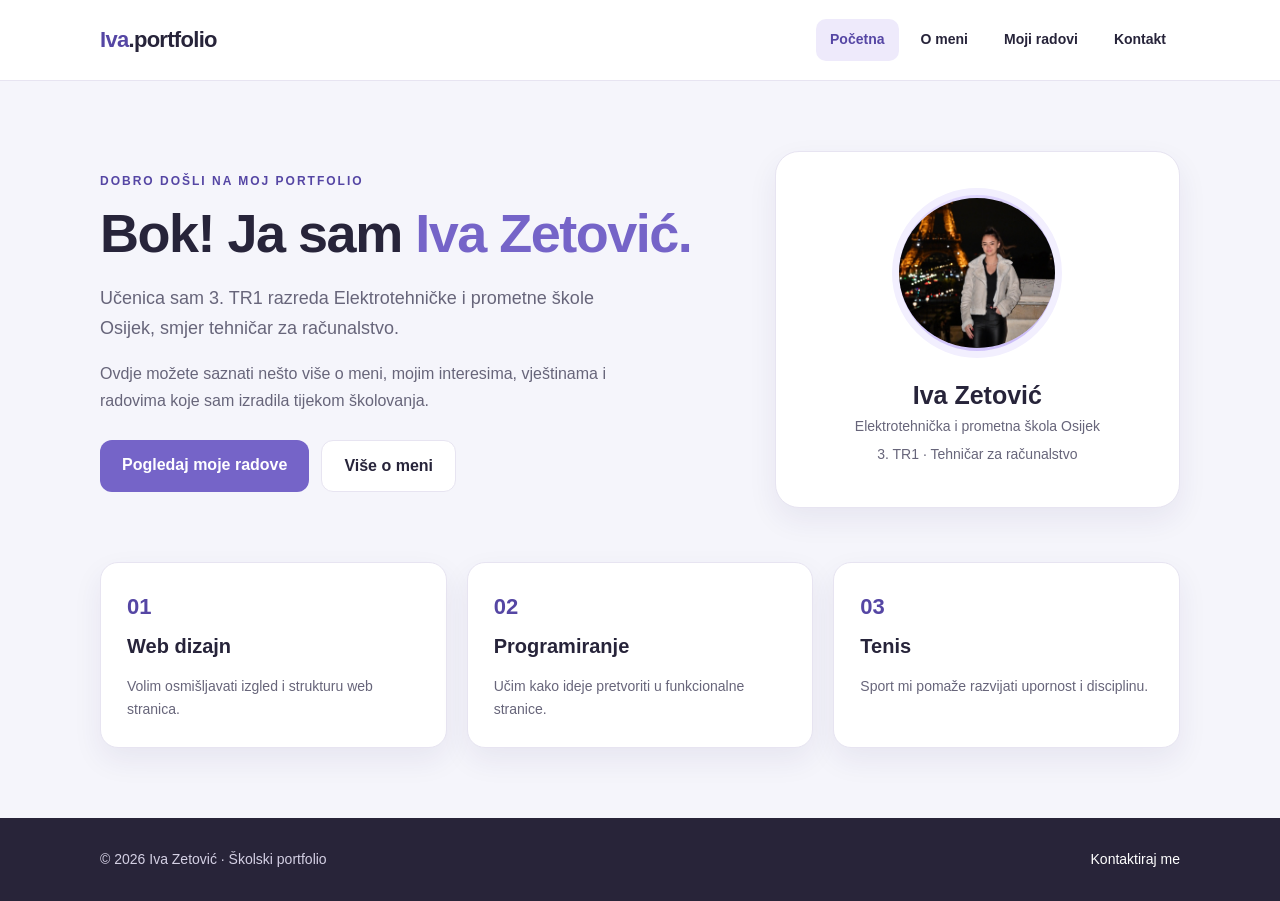
<file: index.html>
<!DOCTYPE html>
<html lang="hr">
  <head>
    <meta charset="UTF-8" />
    <meta name="viewport" content="width=device-width, initial-scale=1.0" />
    <meta
      name="description"
      content="Osobni portfolio učenice Ive Zetović – upoznajte me, moje vještine i radove."
    />
    <title>Početna | Portfolio Ive Zetović</title>
    <link rel="stylesheet" href="pocetna.css" />
  </head>
  <body>
    <header class="site-header">
      <div class="container header-inner">
        <a class="logo" href="index.html">Iva<span>.portfolio</span></a>
        <nav aria-label="Glavna navigacija">
          <ul>
            <li><a href="index.html" aria-current="page">Početna</a></li>
            <li><a href="o-meni.html">O meni</a></li>
            <li><a href="moji-radovi.html">Moji radovi</a></li>
            <li><a href="kontakt.html">Kontakt</a></li>
          </ul>
        </nav>
      </div>
    </header>
    <main>
      <section class="section">
        <div class="container">
          <div class="hero">
            <div class="hero-text">
              <span class="eyebrow">Dobro došli na moj portfolio</span>
              <h1>Bok! Ja sam <span class="accent">Iva Zetović.</span></h1>
              <p class="lead">
                Učenica sam 3. TR1 razreda Elektrotehničke i prometne škole
                Osijek, smjer tehničar za računalstvo.
              </p>
              <p>
                Ovdje možete saznati nešto više o meni, mojim interesima,
                vještinama i radovima koje sam izradila tijekom školovanja.
              </p>
              <div class="buttons">
                <a class="button button-primary" href="moji-radovi.html"
                  >Pogledaj moje radove</a
                >
                <a class="button button-secondary" href="o-meni.html"
                  >Više o meni</a
                >
              </div>
            </div>
            <aside class="profile-card" aria-label="Osnovni podaci o meni">
              <div class="avatar" aria-label="Mjesto za profilnu fotografiju">
                <img src="./images/iva_zetovic_profil_image.jpeg" alt="profilna slika" class="profile-picture">
              </div>
              <h2>Iva Zetović</h2>
              <p>Elektrotehnička i prometna škola Osijek</p>
              <p>3. TR1 · Tehničar za računalstvo</p>
            </aside>
          </div>
          <div class="info-strip" aria-label="Moji interesi">
            <article class="info-box">
              <strong>01</strong>
              <h3>Web dizajn</h3>
              <p>Volim osmišljavati izgled i strukturu web stranica.</p>
            </article>
            <article class="info-box">
              <strong>02</strong>
              <h3>Programiranje</h3>
              <p>Učim kako ideje pretvoriti u funkcionalne stranice.</p>
            </article>
            <article class="info-box">
              <strong>03</strong>
              <h3>Tenis</h3>
              <p>Sport mi pomaže razvijati upornost i disciplinu.</p>
            </article>
          </div>
        </div>
      </section>
    </main>
    <footer class="site-footer">
      <div class="container footer-inner">
        <p>© 2026 Iva Zetović · Školski portfolio</p>
        <a href="kontakt.html">Kontaktiraj me</a>
      </div>
    </footer>
  </body>
</html>
</file>
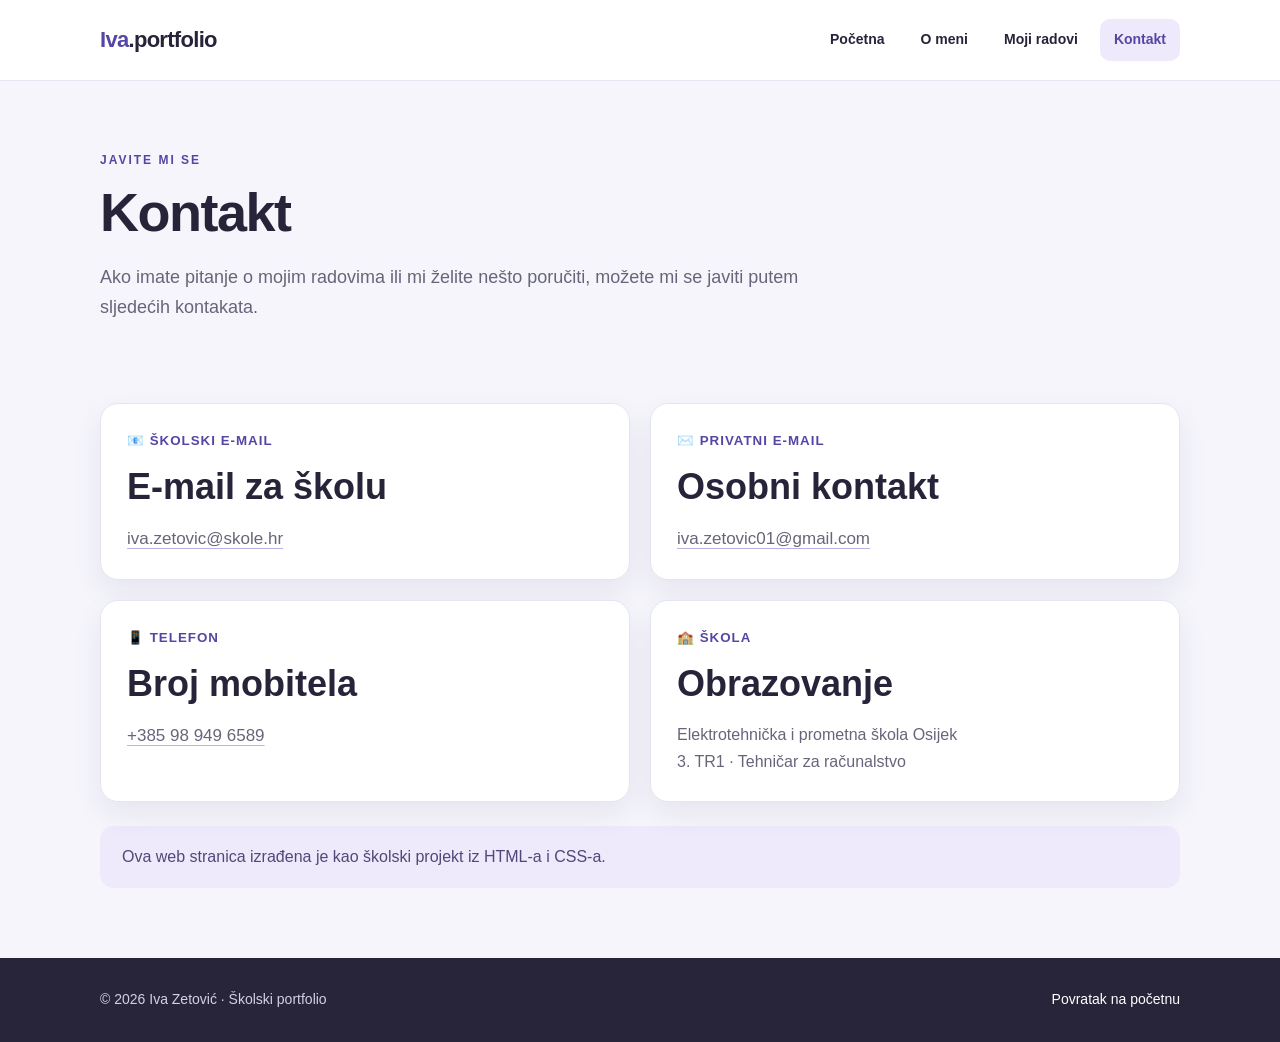
<file: kontakt.html>
<!DOCTYPE html>
<html lang="hr">
  <head>
    <meta charset="UTF-8" />
    <meta name="viewport" content="width=device-width, initial-scale=1.0" />
    <meta
      name="description"
      content="Kontaktirajte Ivu Zetović putem e-maila ili telefona."
    />
    <title>Kontakt | Portfolio Ive Zetović</title>
    <link rel="stylesheet" href="kontakt.css" />
  </head>
  <body>
    <header class="site-header">
      <div class="container header-inner">
        <a class="logo" href="index.html">Iva<span>.portfolio</span></a>
        <nav aria-label="Glavna navigacija">
          <ul>
            <li><a href="index.html">Početna</a></li>
            <li><a href="o-meni.html">O meni</a></li>
            <li><a href="moji-radovi.html">Moji radovi</a></li>
            <li><a href="kontakt.html" aria-current="page">Kontakt</a></li>
          </ul>
        </nav>
      </div>
    </header>
    <main>
      <section class="page-heading">
        <div class="container">
          <span class="eyebrow">Javite mi se</span>
          <h1>Kontakt</h1>
          <p class="lead">
            Ako imate pitanje o mojim radovima ili mi želite nešto poručiti,
            možete mi se javiti putem sljedećih kontakata.
          </p>
        </div>
      </section>
      <section class="section-small">
        <div class="container">
          <div class="contact-grid">
            <article class="card contact-item">
              <small>📧 Školski e-mail</small>
              <h2>E-mail za školu</h2>
              <p>
                <a href="mailto:iva.zetovic@skole.hr">iva.zetovic@skole.hr</a>
              </p>
            </article>
            <article class="card contact-item">
              <small>✉️ Privatni e-mail</small>
              <h2>Osobni kontakt</h2>
              <p>
                <a href="mailto:iva.zetovic01@gmail.com"
                  >iva.zetovic01@gmail.com</a
                >
              </p>
            </article>
            <article class="card contact-item">
              <small>📱 Telefon</small>
              <h2>Broj mobitela</h2>
              <p><a href="tel:+385989496589">+385 98 949 6589</a></p>
            </article>
            <article class="card contact-item">
              <small>🏫 Škola</small>
              <h2>Obrazovanje</h2>
              <p>
                Elektrotehnička i prometna škola Osijek<br />3. TR1 · Tehničar
                za računalstvo
              </p>
            </article>
          </div>
          <aside class="note">
            <p>
              Ova web stranica izrađena je kao školski projekt iz HTML-a i
              CSS-a.
            </p>
          </aside>
        </div>
      </section>
    </main>
    <footer class="site-footer">
      <div class="container footer-inner">
        <p>© 2026 Iva Zetović · Školski portfolio</p>
        <a href="index.html">Povratak na početnu</a>
      </div>
    </footer>
  </body>
</html>
</file>
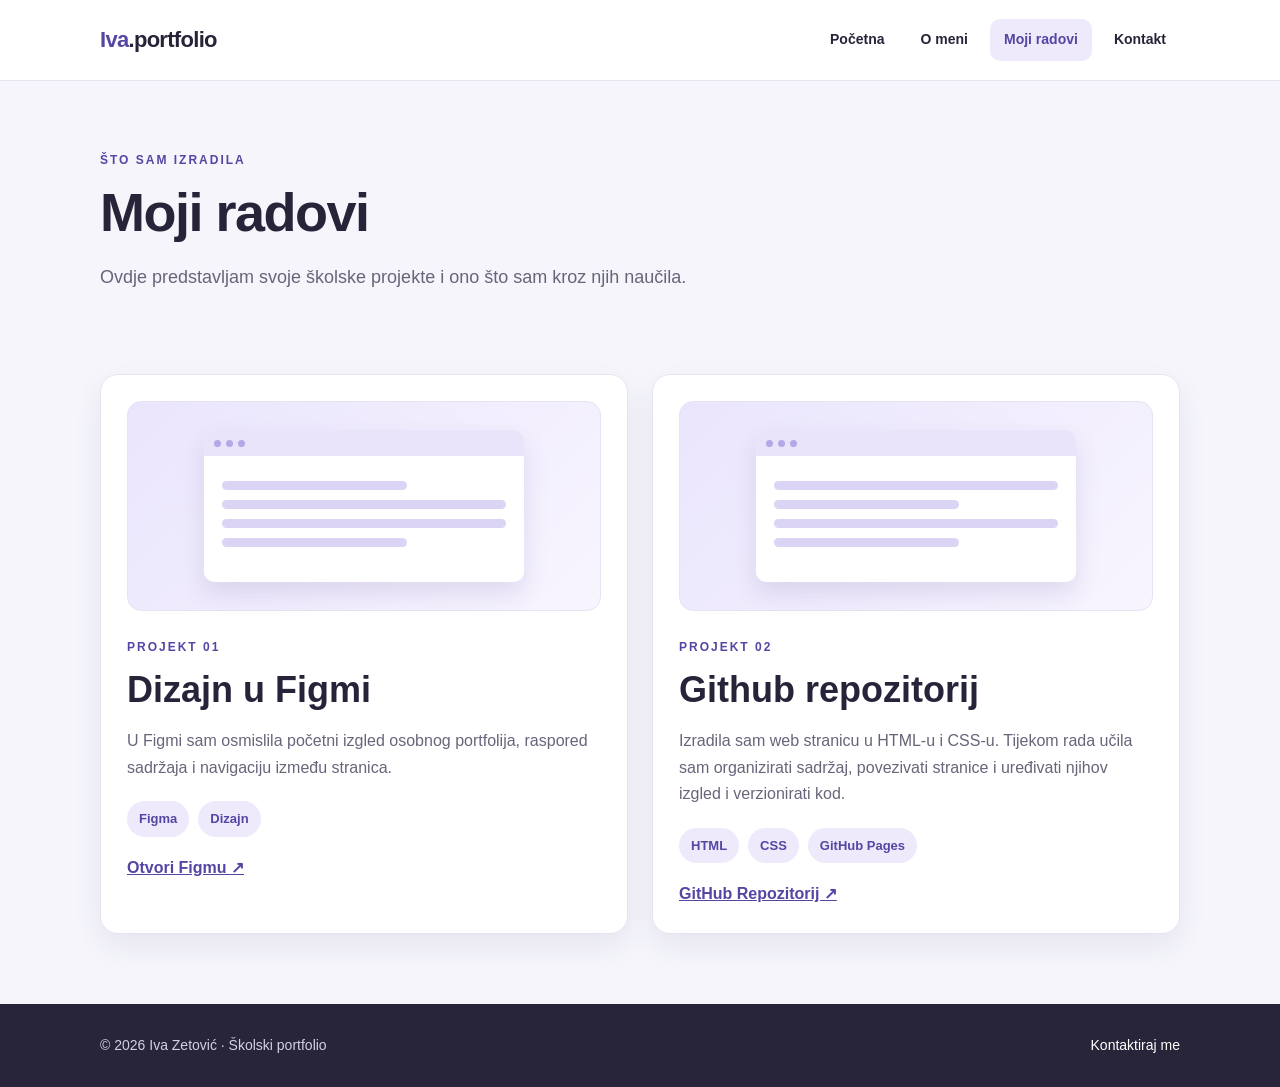
<file: moji-radovi.html>
<!DOCTYPE html>
<html lang="hr">
  <head>
    <meta charset="UTF-8" />
    <meta name="viewport" content="width=device-width, initial-scale=1.0" />
    <meta
      name="description"
      content="Moji školski radovi – dizajn u Figmi i web stranice izrađene tijekom nastave."
    />
    <title>Moji radovi | Portfolio Ive Zetović</title>
    <link rel="stylesheet" href="moji-radovi.css" />
  </head>
  <body>
    <header class="site-header">
      <div class="container header-inner">
        <a class="logo" href="index.html">Iva<span>.portfolio</span></a>
        <nav aria-label="Glavna navigacija">
          <ul>
            <li><a href="index.html">Početna</a></li>
            <li><a href="o-meni.html">O meni</a></li>
            <li>
              <a href="moji-radovi.html" aria-current="page">Moji radovi</a>
            </li>
            <li><a href="kontakt.html">Kontakt</a></li>
          </ul>
        </nav>
      </div>
    </header>
    <main>
      <section class="page-heading">
        <div class="container">
          <span class="eyebrow">Što sam izradila</span>
          <h1>Moji radovi</h1>
          <p class="lead">
            Ovdje predstavljam svoje školske projekte i ono što sam kroz njih
            naučila.
          </p>
        </div>
      </section>
      <section class="section-small">
        <div class="container two-col">
          <article class="card">
            <div class="project-preview" aria-hidden="true">
              <div class="browser">
                <div class="browser-top">
                  <span></span><span></span><span></span>
                </div>
                <div class="browser-body">
                  <div class="browser-line short"></div>
                  <div class="browser-line"></div>
                  <div class="browser-line"></div>
                  <div class="browser-line short"></div>
                </div>
              </div>
            </div>
            <span class="eyebrow">Projekt 01</span>
            <h2>Dizajn u Figmi</h2>
            <p>
              U Figmi sam osmislila početni izgled osobnog portfolija, raspored
              sadržaja i navigaciju između stranica.
            </p>
            <div class="tag-list">
              <span class="tag">Figma</span><span class="tag">Dizajn</span>
            </div>
            <div class="project-links">
              <a
                href="https://www.figma.com/design/STQXcvR2vk5FMPJRL3URQC/Iva_zetovi%C4%87?node-id=0-1&t=SELsaiFuubD7dHVm-1"
                target="_blank"
                rel="noopener noreferrer"
                >Otvori Figmu ↗</a
              >
            </div>
          </article>
          <article class="card">
            <div class="project-preview" aria-hidden="true">
              <div class="browser">
                <div class="browser-top">
                  <span></span><span></span><span></span>
                </div>
                <div class="browser-body">
                  <div class="browser-line"></div>
                  <div class="browser-line short"></div>
                  <div class="browser-line"></div>
                  <div class="browser-line short"></div>
                </div>
              </div>
            </div>
            <span class="eyebrow">Projekt 02</span>
            <h2>Github repozitorij</h2>
            <p>
              Izradila sam web stranicu u HTML-u i CSS-u. Tijekom rada učila sam
              organizirati sadržaj, povezivati stranice i uređivati njihov
              izgled i verzionirati kod.
            </p>
            <div class="tag-list">
              <span class="tag">HTML</span><span class="tag">CSS</span
              ><span class="tag">GitHub Pages</span>
            </div>
            <div class="project-links">
              <a
                href="https://github.com/ivaz998/about-iva-school-project"
                target="_blank"
                rel="noopener noreferrer"
                >GitHub Repozitorij ↗</a
              >
            </div>
          </article>
        </div>
      </section>
    </main>
    <footer class="site-footer">
      <div class="container footer-inner">
        <p>© 2026 Iva Zetović · Školski portfolio</p>
        <a href="kontakt.html">Kontaktiraj me</a>
      </div>
    </footer>
  </body>
</html>
</file>
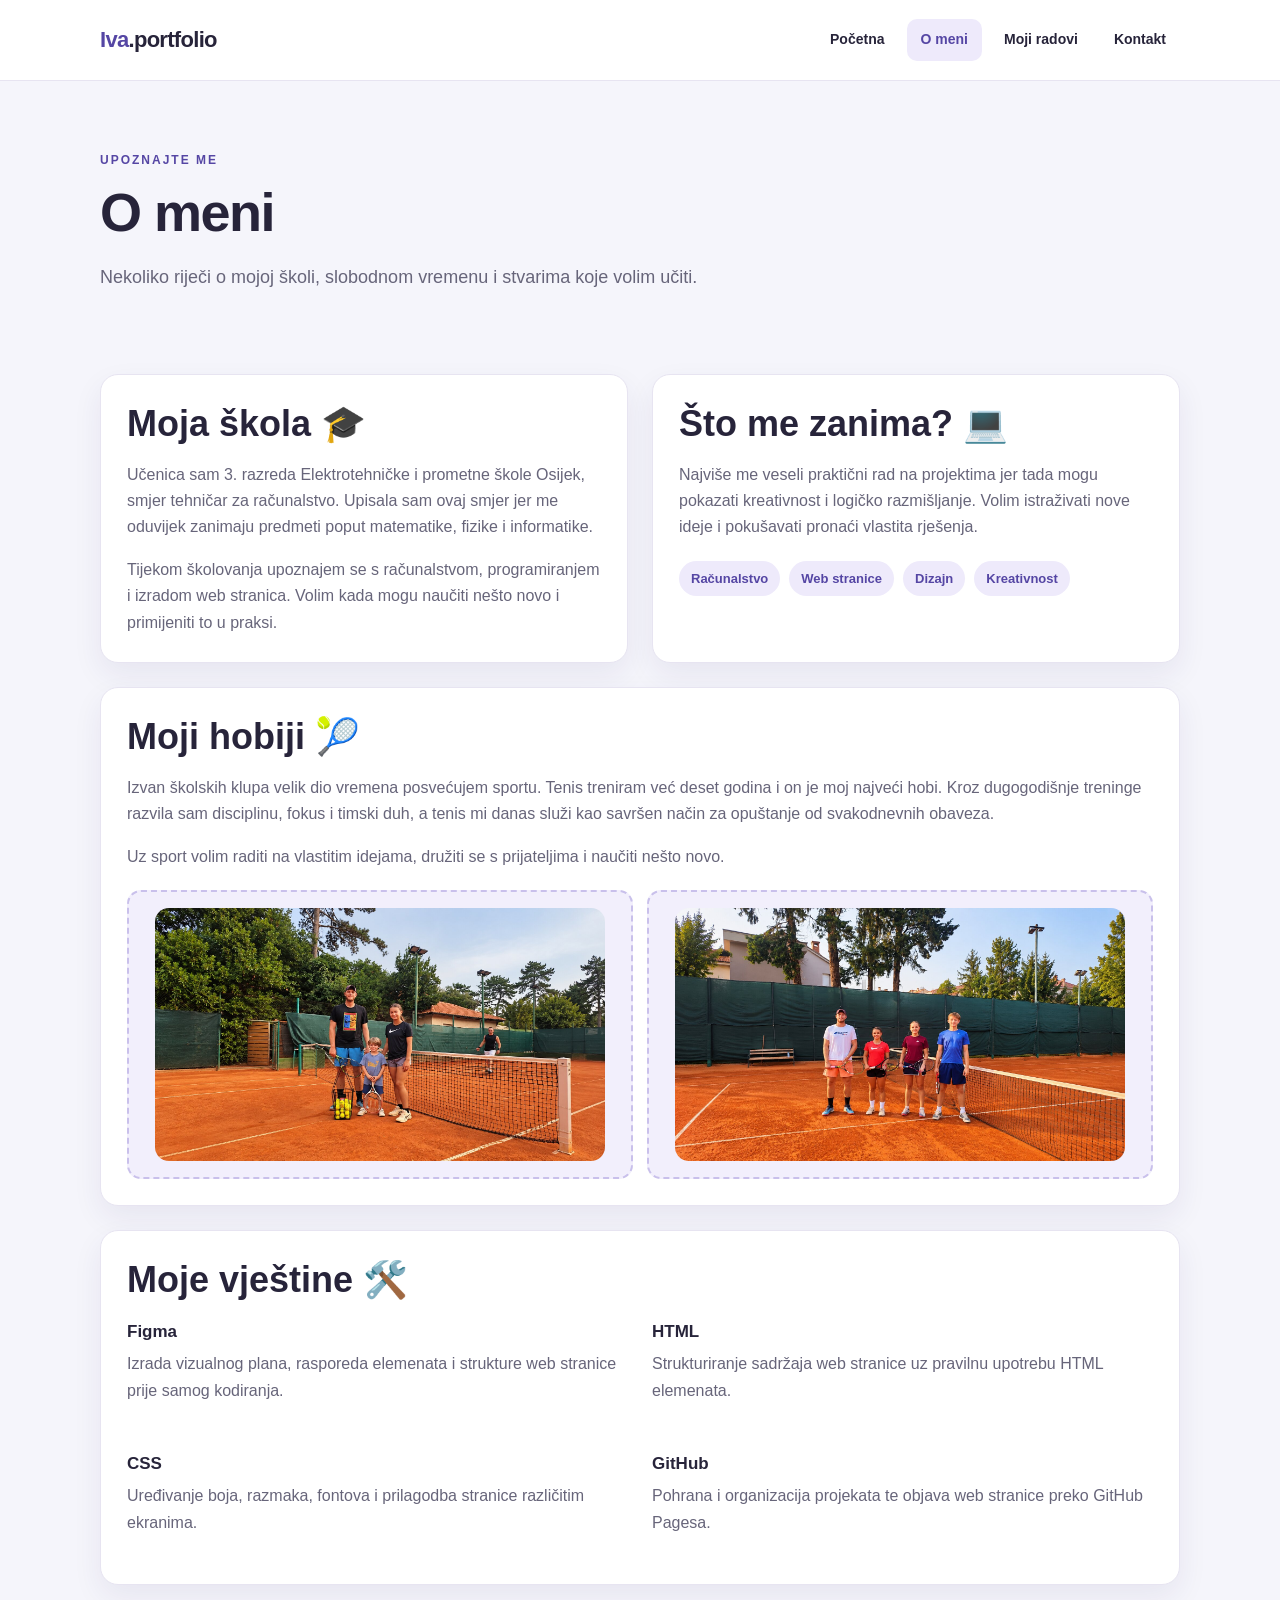
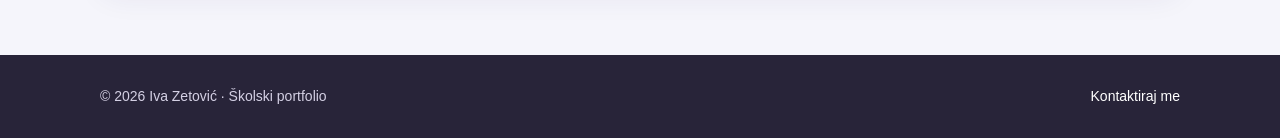
<file: o-meni.html>
<!DOCTYPE html>
<html lang="hr">
  <head>
    <meta charset="UTF-8" />
    <meta name="viewport" content="width=device-width, initial-scale=1.0" />
    <meta
      name="description"
      content="Saznajte više o Ivi Zetović, njezinim hobijima i vještinama."
    />
    <title>O meni | Portfolio Ive Zetović</title>
    <link rel="stylesheet" href="o-meni.css" />
  </head>
  <body>
    <header class="site-header">
      <div class="container header-inner">
        <a class="logo" href="index.html">Iva<span>.portfolio</span></a>
        <nav aria-label="Glavna navigacija">
          <ul>
            <li><a href="index.html">Početna</a></li>
            <li><a href="o-meni.html" aria-current="page">O meni</a></li>
            <li><a href="moji-radovi.html">Moji radovi</a></li>
            <li><a href="kontakt.html">Kontakt</a></li>
          </ul>
        </nav>
      </div>
    </header>
    <main>
      <section class="page-heading">
        <div class="container">
          <span class="eyebrow">Upoznajte me</span>
          <h1>O meni</h1>
          <p class="lead">
            Nekoliko riječi o mojoj školi, slobodnom vremenu i stvarima koje
            volim učiti.
          </p>
        </div>
      </section>
      <section class="section-small">
        <div class="container stack">
          <div class="two-col">
            <article class="card">
              <h2>Moja škola 🎓</h2>
              <p>
                Učenica sam 3. razreda Elektrotehničke i prometne škole Osijek,
                smjer tehničar za računalstvo. Upisala sam ovaj smjer jer me
                oduvijek zanimaju predmeti poput matematike, fizike i
                informatike.
              </p>
              <p>
                Tijekom školovanja upoznajem se s računalstvom, programiranjem i
                izradom web stranica. Volim kada mogu naučiti nešto novo i
                primijeniti to u praksi.
              </p>
            </article>
            <article class="card">
              <h2>Što me zanima? 💻</h2>
              <p>
                Najviše me veseli praktični rad na projektima jer tada mogu
                pokazati kreativnost i logičko razmišljanje. Volim istraživati
                nove ideje i pokušavati pronaći vlastita rješenja.
              </p>
              <div class="tag-list">
                <span class="tag">Računalstvo</span
                ><span class="tag">Web stranice</span
                ><span class="tag">Dizajn</span
                ><span class="tag">Kreativnost</span>
              </div>
            </article>
          </div>
          <article class="card">
            <h2>Moji hobiji 🎾</h2>
            <p>
              Izvan školskih klupa velik dio vremena posvećujem sportu. Tenis
              treniram već deset godina i on je moj najveći hobi. Kroz
              dugogodišnje treninge razvila sam disciplinu, fokus i timski duh,
              a tenis mi danas služi kao savršen način za opuštanje od
              svakodnevnih obaveza.
            </p>
            <p>
              Uz sport volim raditi na vlastitim idejama, družiti se s
              prijateljima i naučiti nešto novo.
            </p>
            <div class="photo-placeholders">
              <div class="photo-placeholder">
                <img src="./images/fotografija-mog-hobija.jpg" alt="hobi1" class="image-hoby">
              </div>
              <div class="photo-placeholder">
                <img src="./images/fotografija-mog-hobija2.jpg" alt="hobi2" class="image-hoby">
              </div>
            </div>
          </article>
          <article class="card">
            <h2>Moje vještine 🛠️</h2>
            <div class="two-col">
              <div class="skill">
                <h3>Figma</h3>
                <p>
                  Izrada vizualnog plana, rasporeda elemenata i strukture web
                  stranice prije samog kodiranja.
                </p>
              </div>
              <div class="skill">
                <h3>HTML</h3>
                <p>
                  Strukturiranje sadržaja web stranice uz pravilnu upotrebu HTML
                  elemenata.
                </p>
              </div>
              <div class="skill">
                <h3>CSS</h3>
                <p>
                  Uređivanje boja, razmaka, fontova i prilagodba stranice
                  različitim ekranima.
                </p>
              </div>
              <div class="skill">
                <h3>GitHub</h3>
                <p>
                  Pohrana i organizacija projekata te objava web stranice preko
                  GitHub Pagesa.
                </p>
              </div>
            </div>
          </article>
        </div>
      </section>
    </main>
    <footer class="site-footer">
      <div class="container footer-inner">
        <p>© 2026 Iva Zetović · Školski portfolio</p>
        <a href="kontakt.html">Kontaktiraj me</a>
      </div>
    </footer>
  </body>
</html>
</file>
<file: pocetna.css>
:root {
  --pozadina: #f5f5fb;
  --bijela: #ffffff;
  --tekst: #27243a;
  --sekundarni: #67657a;
  --ljubicasta: #7564c8;
  --tamna-ljubicasta: #5546a4;
  --svijetla-ljubicasta: #eeeafb;
  --obrub: #e7e4f1;
  --sjena: 0 12px 30px rgba(48, 35, 102, 0.07);
}
* {
  box-sizing: border-box;
}
html {
  scroll-behavior: smooth;
}
body {
  margin: 0;
  background: var(--pozadina);
  color: var(--tekst);
  font-family: Arial, Helvetica, sans-serif;
  line-height: 1.65;
}
a {
  color: inherit;
}
a:focus-visible {
  outline: 3px solid #b5a8f5;
  outline-offset: 4px;
}
.container {
  width: min(1080px, calc(100% - 40px));
  margin: 0 auto;
}
.site-header {
  background: var(--bijela);
  border-bottom: 1px solid var(--obrub);
}
.header-inner {
  display: flex;
  align-items: center;
  justify-content: space-between;
  gap: 20px;
  min-height: 80px;
}
.logo {
  color: var(--tamna-ljubicasta);
  font-weight: 800;
  font-size: 22px;
  text-decoration: none;
  letter-spacing: -0.7px;
}
.logo span {
  color: var(--tekst);
}
nav ul {
  display: flex;
  flex-wrap: wrap;
  list-style: none;
  padding: 0;
  margin: 0;
  gap: 8px;
}
nav a {
  display: inline-block;
  padding: 9px 14px;
  border-radius: 10px;
  text-decoration: none;
  font-size: 14px;
  font-weight: 700;
  transition: background 0.2s, color 0.2s;
}
nav a:hover,
nav a[aria-current="page"] {
  background: var(--svijetla-ljubicasta);
  color: var(--tamna-ljubicasta);
}
main {
  min-height: calc(100vh - 180px);
}
.section {
  padding: 70px 0;
}
.section-small {
  padding: 45px 0 70px;
}
.eyebrow {
  display: inline-block;
  color: var(--tamna-ljubicasta);
  text-transform: uppercase;
  letter-spacing: 2px;
  font-size: 12px;
  font-weight: 800;
  margin-bottom: 10px;
}
h1,
h2,
h3,
p {
  margin-top: 0;
}
.accent {
  color: var(--ljubicasta);
}
h1 {
  font-size: clamp(34px, 5vw, 54px);
  line-height: 1.15;
  letter-spacing: -1.5px;
  margin-bottom: 20px;
}
h2 {
  font-size: clamp(26px, 3.4vw, 36px);
  line-height: 1.25;
  margin-bottom: 16px;
}
h3 {
  font-size: 20px;
  margin-bottom: 12px;
}
p {
  color: var(--sekundarni);
}
.lead {
  font-size: 18px;
  max-width: 650px;
}
.hero {
  display: grid;
  grid-template-columns: 1.3fr 0.85fr;
  gap: 55px;
  align-items: center;
}
.hero-text p {
  max-width: 530px;
}
.buttons {
  display: flex;
  flex-wrap: wrap;
  gap: 12px;
  margin-top: 26px;
}
.button {
  padding: 12px 22px;
  text-decoration: none;
  font-weight: bold;
  border-radius: 12px;
  display: inline-block;
  transition: transform 0.2s, background 0.2s;
}
.button:hover {
  transform: translateY(-2px);
}
.button-primary {
  background: var(--ljubicasta);
  color: var(--bijela);
}
.button-primary:hover {
  background: var(--tamna-ljubicasta);
}
.button-secondary {
  border: 1px solid var(--obrub);
  background: var(--bijela);
}
.profile-card {
  text-align: center;
  padding: 36px 26px;
  border: 1px solid var(--obrub);
  border-radius: 24px;
  background: var(--bijela);
  box-shadow: var(--sjena);
}
.avatar {
  width: 170px;
  height: 170px;
  margin: 0 auto 22px;
  border-radius: 50%;
  background: linear-gradient(145deg, #e5ddff, #c9bbf8);
  border: 7px solid #f2effe;
  display: grid;
  place-items: center;
  color: var(--tamna-ljubicasta);
  font-size: 60px;
  font-weight: 800;
  letter-spacing: -4px;
}
.profile-card h2 {
  font-size: 25px;
  margin-bottom: 4px;
}
.profile-card p {
  margin-bottom: 5px;
  font-size: 14px;
}
.profile-picture{
  width: 100%;
  max-width: 170px;
  height: 150px;
  border-radius: 100%;
}
.info-strip {
  display: grid;
  grid-template-columns: repeat(3, 1fr);
  gap: 20px;
  margin-top: 54px;
}
.info-box,
.card {
  border: 1px solid var(--obrub);
  border-radius: 18px;
  background: var(--bijela);
  padding: 26px;
  box-shadow: var(--sjena);
}
.info-box strong {
  display: block;
  font-size: 22px;
  color: var(--tamna-ljubicasta);
  margin-bottom: 4px;
}
.info-box p {
  margin-bottom: 0;
  font-size: 14px;
}
.page-heading {
  padding: 65px 0 18px;
}
.page-heading p {
  max-width: 710px;
}
.two-col {
  display: grid;
  grid-template-columns: 1fr 1fr;
  gap: 24px;
}
.stack {
  display: grid;
  gap: 24px;
}
.card p:last-child {
  margin-bottom: 0;
}
.tag-list {
  display: flex;
  flex-wrap: wrap;
  gap: 9px;
  margin-top: 20px;
}
.tag {
  background: var(--svijetla-ljubicasta);
  color: var(--tamna-ljubicasta);
  padding: 7px 12px;
  border-radius: 30px;
  font-size: 13px;
  font-weight: 700;
}
.skill {
  margin-bottom: 22px;
}
.skill:last-child {
  margin-bottom: 0;
}
.skill h3 {
  margin-bottom: 5px;
  font-size: 17px;
}
.skill p {
  margin: 0;
}
.photo-placeholders {
  display: grid;
  grid-template-columns: 1fr 1fr;
  gap: 14px;
  margin-top: 20px;
}
.photo-placeholder {
  min-height: 160px;
  border: 2px dashed #c9c0eb;
  border-radius: 14px;
  background: #f2effc;
  display: grid;
  place-items: center;
  text-align: center;
  color: #6c5ba9;
  font-weight: 700;
  padding: 16px;
}
.project-preview {
  min-height: 210px;
  display: grid;
  place-items: center;
  background: linear-gradient(135deg, #eae5fc 0%, #f8f5ff 100%);
  border-radius: 14px;
  margin-bottom: 22px;
  border: 1px solid var(--obrub);
}
.browser {
  width: min(320px, 82%);
  background: white;
  border-radius: 10px;
  box-shadow: 0 12px 25px rgba(75, 54, 135, 0.13);
  overflow: hidden;
}
.browser-top {
  background: #e9e4fa;
  height: 26px;
  padding: 10px;
  display: flex;
  gap: 5px;
}
.browser-top span {
  width: 7px;
  height: 7px;
  background: #b6a7e6;
  border-radius: 50%;
}
.browser-body {
  padding: 25px 18px;
}
.browser-line {
  height: 9px;
  background: #dbd4f4;
  border-radius: 5px;
  margin-bottom: 10px;
}
.browser-line.short {
  width: 65%;
}
.project-links {
  display: flex;
  flex-wrap: wrap;
  gap: 12px;
  margin-top: 18px;
}
.project-links a {
  color: var(--tamna-ljubicasta);
  font-weight: 700;
  overflow-wrap: anywhere;
}
.contact-grid {
  display: grid;
  grid-template-columns: repeat(2, 1fr);
  gap: 20px;
}
.contact-item small {
  display: block;
  text-transform: uppercase;
  letter-spacing: 1px;
  font-weight: 700;
  color: var(--tamna-ljubicasta);
  margin-bottom: 12px;
}
.contact-item a {
  font-size: 17px;
  overflow-wrap: anywhere;
  text-decoration-color: #bbb2e6;
  text-underline-offset: 4px;
}
.contact-item a:hover {
  color: var(--tamna-ljubicasta);
}
.note {
  background: var(--svijetla-ljubicasta);
  padding: 18px 22px;
  border-radius: 14px;
  margin-top: 24px;
}
.note p {
  margin: 0;
  color: #504879;
}
.site-footer {
  background: #282439;
  color: #fff;
  padding: 30px 0;
}
.footer-inner {
  display: flex;
  gap: 18px;
  justify-content: space-between;
  align-items: center;
  flex-wrap: wrap;
}
.site-footer p {
  color: #d4d0e4;
  margin: 0;
  font-size: 14px;
}
.site-footer a {
  color: #fff;
  text-decoration: none;
  font-size: 14px;
}
.site-footer a:hover {
  text-decoration: underline;
}
@media (max-width: 760px) {
  .header-inner {
    flex-direction: column;
    justify-content: center;
    padding: 19px 0;
    gap: 12px;
  }
  nav ul {
    justify-content: center;
    gap: 2px;
  }
  nav a {
    padding: 8px 10px;
    font-size: 13px;
  }
  .section {
    padding: 45px 0;
  }
  .page-heading {
    padding-top: 45px;
  }
  .hero,
  .two-col,
  .contact-grid {
    grid-template-columns: 1fr;
  }
  .hero {
    gap: 35px;
  }
  .info-strip {
    grid-template-columns: 1fr;
    margin-top: 32px;
    gap: 12px;
  }
  .footer-inner {
    justify-content: center;
    text-align: center;
  }
}
@media (max-width: 420px) {
  .container {
    width: min(100% - 28px, 1080px);
  }
  .card,
  .info-box {
    padding: 20px;
  }
  .photo-placeholders {
    grid-template-columns: 1fr;
  }
  .contact-item a {
    font-size: 15px;
  }
}
</file>
<file: kontakt.css>
:root {
  --pozadina: #f5f5fb;
  --bijela: #ffffff;
  --tekst: #27243a;
  --sekundarni: #67657a;
  --ljubicasta: #7564c8;
  --tamna-ljubicasta: #5546a4;
  --svijetla-ljubicasta: #eeeafb;
  --obrub: #e7e4f1;
  --sjena: 0 12px 30px rgba(48, 35, 102, 0.07);
}
* {
  box-sizing: border-box;
}
html {
  scroll-behavior: smooth;
}
body {
  margin: 0;
  background: var(--pozadina);
  color: var(--tekst);
  font-family: Arial, Helvetica, sans-serif;
  line-height: 1.65;
}
a {
  color: inherit;
}
a:focus-visible {
  outline: 3px solid #b5a8f5;
  outline-offset: 4px;
}
.container {
  width: min(1080px, calc(100% - 40px));
  margin: 0 auto;
}
.site-header {
  background: var(--bijela);
  border-bottom: 1px solid var(--obrub);
}
.header-inner {
  display: flex;
  align-items: center;
  justify-content: space-between;
  gap: 20px;
  min-height: 80px;
}
.logo {
  color: var(--tamna-ljubicasta);
  font-weight: 800;
  font-size: 22px;
  text-decoration: none;
  letter-spacing: -0.7px;
}
.logo span {
  color: var(--tekst);
}
nav ul {
  display: flex;
  flex-wrap: wrap;
  list-style: none;
  padding: 0;
  margin: 0;
  gap: 8px;
}
nav a {
  display: inline-block;
  padding: 9px 14px;
  border-radius: 10px;
  text-decoration: none;
  font-size: 14px;
  font-weight: 700;
  transition: background 0.2s, color 0.2s;
}
nav a:hover,
nav a[aria-current="page"] {
  background: var(--svijetla-ljubicasta);
  color: var(--tamna-ljubicasta);
}
main {
  min-height: calc(100vh - 180px);
}
.section {
  padding: 70px 0;
}
.section-small {
  padding: 45px 0 70px;
}
.eyebrow {
  display: inline-block;
  color: var(--tamna-ljubicasta);
  text-transform: uppercase;
  letter-spacing: 2px;
  font-size: 12px;
  font-weight: 800;
  margin-bottom: 10px;
}
h1,
h2,
h3,
p {
  margin-top: 0;
}
.accent {
  color: var(--ljubicasta);
}
h1 {
  font-size: clamp(34px, 5vw, 54px);
  line-height: 1.15;
  letter-spacing: -1.5px;
  margin-bottom: 20px;
}
h2 {
  font-size: clamp(26px, 3.4vw, 36px);
  line-height: 1.25;
  margin-bottom: 16px;
}
h3 {
  font-size: 20px;
  margin-bottom: 12px;
}
p {
  color: var(--sekundarni);
}
.lead {
  font-size: 18px;
  max-width: 650px;
}
.hero {
  display: grid;
  grid-template-columns: 1.3fr 0.85fr;
  gap: 55px;
  align-items: center;
}
.hero-text p {
  max-width: 530px;
}
.buttons {
  display: flex;
  flex-wrap: wrap;
  gap: 12px;
  margin-top: 26px;
}
.button {
  padding: 12px 22px;
  text-decoration: none;
  font-weight: bold;
  border-radius: 12px;
  display: inline-block;
  transition: transform 0.2s, background 0.2s;
}
.button:hover {
  transform: translateY(-2px);
}
.button-primary {
  background: var(--ljubicasta);
  color: var(--bijela);
}
.button-primary:hover {
  background: var(--tamna-ljubicasta);
}
.button-secondary {
  border: 1px solid var(--obrub);
  background: var(--bijela);
}
.profile-card {
  text-align: center;
  padding: 36px 26px;
  border: 1px solid var(--obrub);
  border-radius: 24px;
  background: var(--bijela);
  box-shadow: var(--sjena);
}
.avatar {
  width: 170px;
  height: 170px;
  margin: 0 auto 22px;
  border-radius: 50%;
  background: linear-gradient(145deg, #e5ddff, #c9bbf8);
  border: 7px solid #f2effe;
  display: grid;
  place-items: center;
  color: var(--tamna-ljubicasta);
  font-size: 60px;
  font-weight: 800;
  letter-spacing: -4px;
}
.profile-card h2 {
  font-size: 25px;
  margin-bottom: 4px;
}
.profile-card p {
  margin-bottom: 5px;
  font-size: 14px;
}
.info-strip {
  display: grid;
  grid-template-columns: repeat(3, 1fr);
  gap: 20px;
  margin-top: 54px;
}
.info-box,
.card {
  border: 1px solid var(--obrub);
  border-radius: 18px;
  background: var(--bijela);
  padding: 26px;
  box-shadow: var(--sjena);
}
.info-box strong {
  display: block;
  font-size: 22px;
  color: var(--tamna-ljubicasta);
  margin-bottom: 4px;
}
.info-box p {
  margin-bottom: 0;
  font-size: 14px;
}
.page-heading {
  padding: 65px 0 18px;
}
.page-heading p {
  max-width: 710px;
}
.two-col {
  display: grid;
  grid-template-columns: 1fr 1fr;
  gap: 24px;
}
.stack {
  display: grid;
  gap: 24px;
}
.card p:last-child {
  margin-bottom: 0;
}
.tag-list {
  display: flex;
  flex-wrap: wrap;
  gap: 9px;
  margin-top: 20px;
}
.tag {
  background: var(--svijetla-ljubicasta);
  color: var(--tamna-ljubicasta);
  padding: 7px 12px;
  border-radius: 30px;
  font-size: 13px;
  font-weight: 700;
}
.skill {
  margin-bottom: 22px;
}
.skill:last-child {
  margin-bottom: 0;
}
.skill h3 {
  margin-bottom: 5px;
  font-size: 17px;
}
.skill p {
  margin: 0;
}
.photo-placeholders {
  display: grid;
  grid-template-columns: 1fr 1fr;
  gap: 14px;
  margin-top: 20px;
}
.photo-placeholder {
  min-height: 160px;
  border: 2px dashed #c9c0eb;
  border-radius: 14px;
  background: #f2effc;
  display: grid;
  place-items: center;
  text-align: center;
  color: #6c5ba9;
  font-weight: 700;
  padding: 16px;
}
.project-preview {
  min-height: 210px;
  display: grid;
  place-items: center;
  background: linear-gradient(135deg, #eae5fc 0%, #f8f5ff 100%);
  border-radius: 14px;
  margin-bottom: 22px;
  border: 1px solid var(--obrub);
}
.browser {
  width: min(320px, 82%);
  background: white;
  border-radius: 10px;
  box-shadow: 0 12px 25px rgba(75, 54, 135, 0.13);
  overflow: hidden;
}
.browser-top {
  background: #e9e4fa;
  height: 26px;
  padding: 10px;
  display: flex;
  gap: 5px;
}
.browser-top span {
  width: 7px;
  height: 7px;
  background: #b6a7e6;
  border-radius: 50%;
}
.browser-body {
  padding: 25px 18px;
}
.browser-line {
  height: 9px;
  background: #dbd4f4;
  border-radius: 5px;
  margin-bottom: 10px;
}
.browser-line.short {
  width: 65%;
}
.project-links {
  display: flex;
  flex-wrap: wrap;
  gap: 12px;
  margin-top: 18px;
}
.project-links a {
  color: var(--tamna-ljubicasta);
  font-weight: 700;
  overflow-wrap: anywhere;
}
.contact-grid {
  display: grid;
  grid-template-columns: repeat(2, 1fr);
  gap: 20px;
}
.contact-item small {
  display: block;
  text-transform: uppercase;
  letter-spacing: 1px;
  font-weight: 700;
  color: var(--tamna-ljubicasta);
  margin-bottom: 12px;
}
.contact-item a {
  font-size: 17px;
  overflow-wrap: anywhere;
  text-decoration-color: #bbb2e6;
  text-underline-offset: 4px;
}
.contact-item a:hover {
  color: var(--tamna-ljubicasta);
}
.note {
  background: var(--svijetla-ljubicasta);
  padding: 18px 22px;
  border-radius: 14px;
  margin-top: 24px;
}
.note p {
  margin: 0;
  color: #504879;
}
.site-footer {
  background: #282439;
  color: #fff;
  padding: 30px 0;
}
.footer-inner {
  display: flex;
  gap: 18px;
  justify-content: space-between;
  align-items: center;
  flex-wrap: wrap;
}
.site-footer p {
  color: #d4d0e4;
  margin: 0;
  font-size: 14px;
}
.site-footer a {
  color: #fff;
  text-decoration: none;
  font-size: 14px;
}
.site-footer a:hover {
  text-decoration: underline;
}
@media (max-width: 760px) {
  .header-inner {
    flex-direction: column;
    justify-content: center;
    padding: 19px 0;
    gap: 12px;
  }
  nav ul {
    justify-content: center;
    gap: 2px;
  }
  nav a {
    padding: 8px 10px;
    font-size: 13px;
  }
  .section {
    padding: 45px 0;
  }
  .page-heading {
    padding-top: 45px;
  }
  .hero,
  .two-col,
  .contact-grid {
    grid-template-columns: 1fr;
  }
  .hero {
    gap: 35px;
  }
  .info-strip {
    grid-template-columns: 1fr;
    margin-top: 32px;
    gap: 12px;
  }
  .footer-inner {
    justify-content: center;
    text-align: center;
  }
}
@media (max-width: 420px) {
  .container {
    width: min(100% - 28px, 1080px);
  }
  .card,
  .info-box {
    padding: 20px;
  }
  .photo-placeholders {
    grid-template-columns: 1fr;
  }
  .contact-item a {
    font-size: 15px;
  }
}
</file>
<file: moji-radovi.css>
:root {
  --pozadina: #f5f5fb;
  --bijela: #ffffff;
  --tekst: #27243a;
  --sekundarni: #67657a;
  --ljubicasta: #7564c8;
  --tamna-ljubicasta: #5546a4;
  --svijetla-ljubicasta: #eeeafb;
  --obrub: #e7e4f1;
  --sjena: 0 12px 30px rgba(48, 35, 102, 0.07);
}
* {
  box-sizing: border-box;
}
html {
  scroll-behavior: smooth;
}
body {
  margin: 0;
  background: var(--pozadina);
  color: var(--tekst);
  font-family: Arial, Helvetica, sans-serif;
  line-height: 1.65;
}
a {
  color: inherit;
}
a:focus-visible {
  outline: 3px solid #b5a8f5;
  outline-offset: 4px;
}
.container {
  width: min(1080px, calc(100% - 40px));
  margin: 0 auto;
}
.site-header {
  background: var(--bijela);
  border-bottom: 1px solid var(--obrub);
}
.header-inner {
  display: flex;
  align-items: center;
  justify-content: space-between;
  gap: 20px;
  min-height: 80px;
}
.logo {
  color: var(--tamna-ljubicasta);
  font-weight: 800;
  font-size: 22px;
  text-decoration: none;
  letter-spacing: -0.7px;
}
.logo span {
  color: var(--tekst);
}
nav ul {
  display: flex;
  flex-wrap: wrap;
  list-style: none;
  padding: 0;
  margin: 0;
  gap: 8px;
}
nav a {
  display: inline-block;
  padding: 9px 14px;
  border-radius: 10px;
  text-decoration: none;
  font-size: 14px;
  font-weight: 700;
  transition: background 0.2s, color 0.2s;
}
nav a:hover,
nav a[aria-current="page"] {
  background: var(--svijetla-ljubicasta);
  color: var(--tamna-ljubicasta);
}
main {
  min-height: calc(100vh - 180px);
}
.section {
  padding: 70px 0;
}
.section-small {
  padding: 45px 0 70px;
}
.eyebrow {
  display: inline-block;
  color: var(--tamna-ljubicasta);
  text-transform: uppercase;
  letter-spacing: 2px;
  font-size: 12px;
  font-weight: 800;
  margin-bottom: 10px;
}
h1,
h2,
h3,
p {
  margin-top: 0;
}
.accent {
  color: var(--ljubicasta);
}
h1 {
  font-size: clamp(34px, 5vw, 54px);
  line-height: 1.15;
  letter-spacing: -1.5px;
  margin-bottom: 20px;
}
h2 {
  font-size: clamp(26px, 3.4vw, 36px);
  line-height: 1.25;
  margin-bottom: 16px;
}
h3 {
  font-size: 20px;
  margin-bottom: 12px;
}
p {
  color: var(--sekundarni);
}
.lead {
  font-size: 18px;
  max-width: 650px;
}
.hero {
  display: grid;
  grid-template-columns: 1.3fr 0.85fr;
  gap: 55px;
  align-items: center;
}
.hero-text p {
  max-width: 530px;
}
.buttons {
  display: flex;
  flex-wrap: wrap;
  gap: 12px;
  margin-top: 26px;
}
.button {
  padding: 12px 22px;
  text-decoration: none;
  font-weight: bold;
  border-radius: 12px;
  display: inline-block;
  transition: transform 0.2s, background 0.2s;
}
.button:hover {
  transform: translateY(-2px);
}
.button-primary {
  background: var(--ljubicasta);
  color: var(--bijela);
}
.button-primary:hover {
  background: var(--tamna-ljubicasta);
}
.button-secondary {
  border: 1px solid var(--obrub);
  background: var(--bijela);
}
.profile-card {
  text-align: center;
  padding: 36px 26px;
  border: 1px solid var(--obrub);
  border-radius: 24px;
  background: var(--bijela);
  box-shadow: var(--sjena);
}
.avatar {
  width: 170px;
  height: 170px;
  margin: 0 auto 22px;
  border-radius: 50%;
  background: linear-gradient(145deg, #e5ddff, #c9bbf8);
  border: 7px solid #f2effe;
  display: grid;
  place-items: center;
  color: var(--tamna-ljubicasta);
  font-size: 60px;
  font-weight: 800;
  letter-spacing: -4px;
}
.profile-card h2 {
  font-size: 25px;
  margin-bottom: 4px;
}
.profile-card p {
  margin-bottom: 5px;
  font-size: 14px;
}
.info-strip {
  display: grid;
  grid-template-columns: repeat(3, 1fr);
  gap: 20px;
  margin-top: 54px;
}
.info-box,
.card {
  border: 1px solid var(--obrub);
  border-radius: 18px;
  background: var(--bijela);
  padding: 26px;
  box-shadow: var(--sjena);
}
.info-box strong {
  display: block;
  font-size: 22px;
  color: var(--tamna-ljubicasta);
  margin-bottom: 4px;
}
.info-box p {
  margin-bottom: 0;
  font-size: 14px;
}
.page-heading {
  padding: 65px 0 18px;
}
.page-heading p {
  max-width: 710px;
}
.two-col {
  display: grid;
  grid-template-columns: 1fr 1fr;
  gap: 24px;
}
.stack {
  display: grid;
  gap: 24px;
}
.card p:last-child {
  margin-bottom: 0;
}
.tag-list {
  display: flex;
  flex-wrap: wrap;
  gap: 9px;
  margin-top: 20px;
}
.tag {
  background: var(--svijetla-ljubicasta);
  color: var(--tamna-ljubicasta);
  padding: 7px 12px;
  border-radius: 30px;
  font-size: 13px;
  font-weight: 700;
}
.skill {
  margin-bottom: 22px;
}
.skill:last-child {
  margin-bottom: 0;
}
.skill h3 {
  margin-bottom: 5px;
  font-size: 17px;
}
.skill p {
  margin: 0;
}
.photo-placeholders {
  display: grid;
  grid-template-columns: 1fr 1fr;
  gap: 14px;
  margin-top: 20px;
}
.photo-placeholder {
  min-height: 160px;
  border: 2px dashed #c9c0eb;
  border-radius: 14px;
  background: #f2effc;
  display: grid;
  place-items: center;
  text-align: center;
  color: #6c5ba9;
  font-weight: 700;
  padding: 16px;
}
.project-preview {
  min-height: 210px;
  display: grid;
  place-items: center;
  background: linear-gradient(135deg, #eae5fc 0%, #f8f5ff 100%);
  border-radius: 14px;
  margin-bottom: 22px;
  border: 1px solid var(--obrub);
}
.browser {
  width: min(320px, 82%);
  background: white;
  border-radius: 10px;
  box-shadow: 0 12px 25px rgba(75, 54, 135, 0.13);
  overflow: hidden;
}
.browser-top {
  background: #e9e4fa;
  height: 26px;
  padding: 10px;
  display: flex;
  gap: 5px;
}
.browser-top span {
  width: 7px;
  height: 7px;
  background: #b6a7e6;
  border-radius: 50%;
}
.browser-body {
  padding: 25px 18px;
}
.browser-line {
  height: 9px;
  background: #dbd4f4;
  border-radius: 5px;
  margin-bottom: 10px;
}
.browser-line.short {
  width: 65%;
}
.project-links {
  display: flex;
  flex-wrap: wrap;
  gap: 12px;
  margin-top: 18px;
}
.project-links a {
  color: var(--tamna-ljubicasta);
  font-weight: 700;
  overflow-wrap: anywhere;
}
.contact-grid {
  display: grid;
  grid-template-columns: repeat(2, 1fr);
  gap: 20px;
}
.contact-item small {
  display: block;
  text-transform: uppercase;
  letter-spacing: 1px;
  font-weight: 700;
  color: var(--tamna-ljubicasta);
  margin-bottom: 12px;
}
.contact-item a {
  font-size: 17px;
  overflow-wrap: anywhere;
  text-decoration-color: #bbb2e6;
  text-underline-offset: 4px;
}
.contact-item a:hover {
  color: var(--tamna-ljubicasta);
}
.note {
  background: var(--svijetla-ljubicasta);
  padding: 18px 22px;
  border-radius: 14px;
  margin-top: 24px;
}
.note p {
  margin: 0;
  color: #504879;
}
.site-footer {
  background: #282439;
  color: #fff;
  padding: 30px 0;
}
.footer-inner {
  display: flex;
  gap: 18px;
  justify-content: space-between;
  align-items: center;
  flex-wrap: wrap;
}
.site-footer p {
  color: #d4d0e4;
  margin: 0;
  font-size: 14px;
}
.site-footer a {
  color: #fff;
  text-decoration: none;
  font-size: 14px;
}
.site-footer a:hover {
  text-decoration: underline;
}
@media (max-width: 760px) {
  .header-inner {
    flex-direction: column;
    justify-content: center;
    padding: 19px 0;
    gap: 12px;
  }
  nav ul {
    justify-content: center;
    gap: 2px;
  }
  nav a {
    padding: 8px 10px;
    font-size: 13px;
  }
  .section {
    padding: 45px 0;
  }
  .page-heading {
    padding-top: 45px;
  }
  .hero,
  .two-col,
  .contact-grid {
    grid-template-columns: 1fr;
  }
  .hero {
    gap: 35px;
  }
  .info-strip {
    grid-template-columns: 1fr;
    margin-top: 32px;
    gap: 12px;
  }
  .footer-inner {
    justify-content: center;
    text-align: center;
  }
}
@media (max-width: 420px) {
  .container {
    width: min(100% - 28px, 1080px);
  }
  .card,
  .info-box {
    padding: 20px;
  }
  .photo-placeholders {
    grid-template-columns: 1fr;
  }
  .contact-item a {
    font-size: 15px;
  }
}
</file>
<file: o-meni.css>
:root {
  --pozadina: #f5f5fb;
  --bijela: #ffffff;
  --tekst: #27243a;
  --sekundarni: #67657a;
  --ljubicasta: #7564c8;
  --tamna-ljubicasta: #5546a4;
  --svijetla-ljubicasta: #eeeafb;
  --obrub: #e7e4f1;
  --sjena: 0 12px 30px rgba(48, 35, 102, 0.07);
}
* {
  box-sizing: border-box;
}
html {
  scroll-behavior: smooth;
}
body {
  margin: 0;
  background: var(--pozadina);
  color: var(--tekst);
  font-family: Arial, Helvetica, sans-serif;
  line-height: 1.65;
}
a {
  color: inherit;
}
a:focus-visible {
  outline: 3px solid #b5a8f5;
  outline-offset: 4px;
}
.container {
  width: min(1080px, calc(100% - 40px));
  margin: 0 auto;
}
.site-header {
  background: var(--bijela);
  border-bottom: 1px solid var(--obrub);
}
.header-inner {
  display: flex;
  align-items: center;
  justify-content: space-between;
  gap: 20px;
  min-height: 80px;
}
.logo {
  color: var(--tamna-ljubicasta);
  font-weight: 800;
  font-size: 22px;
  text-decoration: none;
  letter-spacing: -0.7px;
}
.logo span {
  color: var(--tekst);
}
nav ul {
  display: flex;
  flex-wrap: wrap;
  list-style: none;
  padding: 0;
  margin: 0;
  gap: 8px;
}
nav a {
  display: inline-block;
  padding: 9px 14px;
  border-radius: 10px;
  text-decoration: none;
  font-size: 14px;
  font-weight: 700;
  transition: background 0.2s, color 0.2s;
}
nav a:hover,
nav a[aria-current="page"] {
  background: var(--svijetla-ljubicasta);
  color: var(--tamna-ljubicasta);
}
main {
  min-height: calc(100vh - 180px);
}
.section {
  padding: 70px 0;
}
.section-small {
  padding: 45px 0 70px;
}
.eyebrow {
  display: inline-block;
  color: var(--tamna-ljubicasta);
  text-transform: uppercase;
  letter-spacing: 2px;
  font-size: 12px;
  font-weight: 800;
  margin-bottom: 10px;
}
h1,
h2,
h3,
p {
  margin-top: 0;
}
.accent {
  color: var(--ljubicasta);
}
h1 {
  font-size: clamp(34px, 5vw, 54px);
  line-height: 1.15;
  letter-spacing: -1.5px;
  margin-bottom: 20px;
}
h2 {
  font-size: clamp(26px, 3.4vw, 36px);
  line-height: 1.25;
  margin-bottom: 16px;
}
h3 {
  font-size: 20px;
  margin-bottom: 12px;
}
p {
  color: var(--sekundarni);
}
.lead {
  font-size: 18px;
  max-width: 650px;
}
.hero {
  display: grid;
  grid-template-columns: 1.3fr 0.85fr;
  gap: 55px;
  align-items: center;
}
.hero-text p {
  max-width: 530px;
}
.buttons {
  display: flex;
  flex-wrap: wrap;
  gap: 12px;
  margin-top: 26px;
}
.button {
  padding: 12px 22px;
  text-decoration: none;
  font-weight: bold;
  border-radius: 12px;
  display: inline-block;
  transition: transform 0.2s, background 0.2s;
}
.button:hover {
  transform: translateY(-2px);
}
.button-primary {
  background: var(--ljubicasta);
  color: var(--bijela);
}
.button-primary:hover {
  background: var(--tamna-ljubicasta);
}
.button-secondary {
  border: 1px solid var(--obrub);
  background: var(--bijela);
}
.profile-card {
  text-align: center;
  padding: 36px 26px;
  border: 1px solid var(--obrub);
  border-radius: 24px;
  background: var(--bijela);
  box-shadow: var(--sjena);
}
.avatar {
  width: 170px;
  height: 170px;
  margin: 0 auto 22px;
  border-radius: 50%;
  background: linear-gradient(145deg, #e5ddff, #c9bbf8);
  border: 7px solid #f2effe;
  display: grid;
  place-items: center;
  color: var(--tamna-ljubicasta);
  font-size: 60px;
  font-weight: 800;
  letter-spacing: -4px;
}
.profile-card h2 {
  font-size: 25px;
  margin-bottom: 4px;
}
.profile-card p {
  margin-bottom: 5px;
  font-size: 14px;
}
.info-strip {
  display: grid;
  grid-template-columns: repeat(3, 1fr);
  gap: 20px;
  margin-top: 54px;
}
.info-box,
.card {
  border: 1px solid var(--obrub);
  border-radius: 18px;
  background: var(--bijela);
  padding: 26px;
  box-shadow: var(--sjena);
}
.info-box strong {
  display: block;
  font-size: 22px;
  color: var(--tamna-ljubicasta);
  margin-bottom: 4px;
}
.info-box p {
  margin-bottom: 0;
  font-size: 14px;
}
.page-heading {
  padding: 65px 0 18px;
}
.page-heading p {
  max-width: 710px;
}
.two-col {
  display: grid;
  grid-template-columns: 1fr 1fr;
  gap: 24px;
}
.stack {
  display: grid;
  gap: 24px;
}
.card p:last-child {
  margin-bottom: 0;
}
.tag-list {
  display: flex;
  flex-wrap: wrap;
  gap: 9px;
  margin-top: 20px;
}
.tag {
  background: var(--svijetla-ljubicasta);
  color: var(--tamna-ljubicasta);
  padding: 7px 12px;
  border-radius: 30px;
  font-size: 13px;
  font-weight: 700;
}
.skill {
  margin-bottom: 22px;
}
.skill:last-child {
  margin-bottom: 0;
}
.skill h3 {
  margin-bottom: 5px;
  font-size: 17px;
}
.skill p {
  margin: 0;
}
.photo-placeholders {
  display: grid;
  grid-template-columns: 1fr 1fr;
  gap: 14px;
  margin-top: 20px;
}
.photo-placeholder {
  min-height: 160px;
  border: 2px dashed #c9c0eb;
  border-radius: 14px;
  background: #f2effc;
  display: grid;
  place-items: center;
  text-align: center;
  color: #6c5ba9;
  font-weight: 700;
  padding: 16px;
}
.image-hoby {
  width: 100%;
  max-width: 450px;
  border-radius: 14px;
}
.project-preview {
  min-height: 210px;
  display: grid;
  place-items: center;
  background: linear-gradient(135deg, #eae5fc 0%, #f8f5ff 100%);
  border-radius: 14px;
  margin-bottom: 22px;
  border: 1px solid var(--obrub);
}
.browser {
  width: min(320px, 82%);
  background: white;
  border-radius: 10px;
  box-shadow: 0 12px 25px rgba(75, 54, 135, 0.13);
  overflow: hidden;
}
.browser-top {
  background: #e9e4fa;
  height: 26px;
  padding: 10px;
  display: flex;
  gap: 5px;
}
.browser-top span {
  width: 7px;
  height: 7px;
  background: #b6a7e6;
  border-radius: 50%;
}
.browser-body {
  padding: 25px 18px;
}
.browser-line {
  height: 9px;
  background: #dbd4f4;
  border-radius: 5px;
  margin-bottom: 10px;
}
.browser-line.short {
  width: 65%;
}
.project-links {
  display: flex;
  flex-wrap: wrap;
  gap: 12px;
  margin-top: 18px;
}
.project-links a {
  color: var(--tamna-ljubicasta);
  font-weight: 700;
  overflow-wrap: anywhere;
}
.contact-grid {
  display: grid;
  grid-template-columns: repeat(2, 1fr);
  gap: 20px;
}
.contact-item small {
  display: block;
  text-transform: uppercase;
  letter-spacing: 1px;
  font-weight: 700;
  color: var(--tamna-ljubicasta);
  margin-bottom: 12px;
}
.contact-item a {
  font-size: 17px;
  overflow-wrap: anywhere;
  text-decoration-color: #bbb2e6;
  text-underline-offset: 4px;
}
.contact-item a:hover {
  color: var(--tamna-ljubicasta);
}
.note {
  background: var(--svijetla-ljubicasta);
  padding: 18px 22px;
  border-radius: 14px;
  margin-top: 24px;
}
.note p {
  margin: 0;
  color: #504879;
}
.site-footer {
  background: #282439;
  color: #fff;
  padding: 30px 0;
}
.footer-inner {
  display: flex;
  gap: 18px;
  justify-content: space-between;
  align-items: center;
  flex-wrap: wrap;
}
.site-footer p {
  color: #d4d0e4;
  margin: 0;
  font-size: 14px;
}
.site-footer a {
  color: #fff;
  text-decoration: none;
  font-size: 14px;
}
.site-footer a:hover {
  text-decoration: underline;
}
@media (max-width: 760px) {
  .header-inner {
    flex-direction: column;
    justify-content: center;
    padding: 19px 0;
    gap: 12px;
  }
  nav ul {
    justify-content: center;
    gap: 2px;
  }
  nav a {
    padding: 8px 10px;
    font-size: 13px;
  }
  .section {
    padding: 45px 0;
  }
  .page-heading {
    padding-top: 45px;
  }
  .hero,
  .two-col,
  .contact-grid {
    grid-template-columns: 1fr;
  }
  .hero {
    gap: 35px;
  }
  .info-strip {
    grid-template-columns: 1fr;
    margin-top: 32px;
    gap: 12px;
  }
  .footer-inner {
    justify-content: center;
    text-align: center;
  }
}
@media (max-width: 420px) {
  .container {
    width: min(100% - 28px, 1080px);
  }
  .card,
  .info-box {
    padding: 20px;
  }
  .photo-placeholders {
    grid-template-columns: 1fr;
  }
  .contact-item a {
    font-size: 15px;
  }
}
</file>
